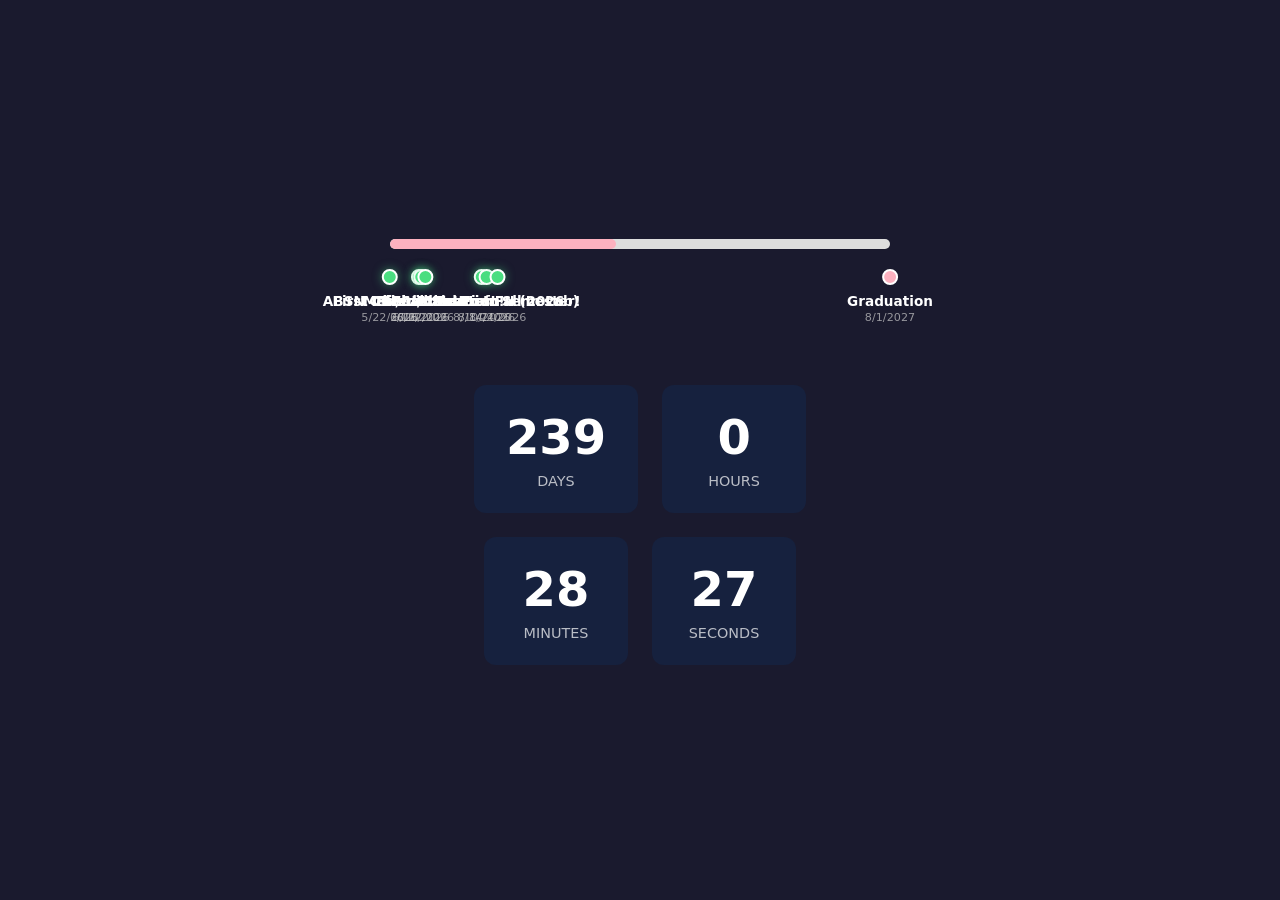
<file: index.html>
<!DOCTYPE html>
<html lang="en">
<head>
  <meta charset="UTF-8">
  <meta name="viewport" content="width=device-width, initial-scale=1.0">
  <meta name="theme-color" content="#1a1a2e">
  <link rel="manifest" href="manifest.json">
  <link rel="stylesheet" href="style.css"> 
  <title>Countdown Clock</title>
</head>
<body>
  
  <div class="wrapper">
    
    <div id="progress-container">
      <div id="progress-bar"></div>
    </div>
  
    <!-- Milestone Markers Section -->
    <div id="milestones-container"></div>

    <div class="countdown">
      <div class="unit"><div class="value" id="days">0</div><div class="label">Days</div></div>
      <div class="unit"><div class="value" id="hours">0</div><div class="label">Hours</div></div>
      <div class="unit"><div class="value" id="minutes">0</div><div class="label">Minutes</div></div>
      <div class="unit"><div class="value" id="seconds">0</div><div class="label">Seconds</div></div>
    </div>

  </div>

  <script src="milestones.js"></script>
  <script>
    const startDate = new Date("2026-05-22T00:00:00"); 
    const targetDate = new Date("2027-08-01T00:00:00");

    function initMilestones() {
      const container = document.getElementById("milestones-container");
      const milestonesHTML = milestones.map((milestone, index) => {
        const percentage = ((milestone.date - startDate) / (targetDate - startDate)) * 100;
        return `
          <div class="milestone" style="left: ${percentage}%" data-date="${milestone.date.toISOString()}">
            <div class="milestone-dot"></div>
            <div class="milestone-label">${milestone.label}</div>
            <div class="milestone-date">${milestone.date.toLocaleDateString()}</div>
          </div>
        `;
      }).join("");
      container.innerHTML = milestonesHTML;
    }

    function update() {
      const now = new Date();
      const diff = targetDate - now;

      if (diff <= 0) {
        document.querySelector(".countdown").innerHTML = "<h1>Congratulations!!</h1>";
        document.getElementById("progress-bar").style.width = "100%";
        return;
      }

      // Update Countdown Digits
      const days = Math.floor(diff / (1000 * 60 * 60 * 24));
      const hours = Math.floor((diff / (1000 * 60 * 60)) % 24);
      const minutes = Math.floor((diff / (1000 * 60)) % 60);
      const seconds = Math.floor((diff / 1000) % 60);

      document.getElementById("days").textContent = days;
      document.getElementById("hours").textContent = hours;
      document.getElementById("minutes").textContent = minutes;
      document.getElementById("seconds").textContent = seconds;

      // Update Progress Bar
      const totalDuration = targetDate - startDate;
      const timePassed = now - startDate;
      const progressPercentage = Math.min(Math.max((timePassed / totalDuration) * 100, 0), 100);
      
      document.getElementById("progress-bar").style.width = progressPercentage + "%";

      // Update milestone colors
      document.querySelectorAll(".milestone").forEach(milestone => {
        const milestoneDate = new Date(milestone.getAttribute("data-date"));
        if (now >= milestoneDate) {
          milestone.classList.add("completed");
        }
      });

      requestAnimationFrame(update);
    }

    initMilestones();
    update();

    if ("serviceWorker" in navigator) {
      navigator.serviceWorker.register("sw.js");
    }
  </script>
</body>
</html>
</file>
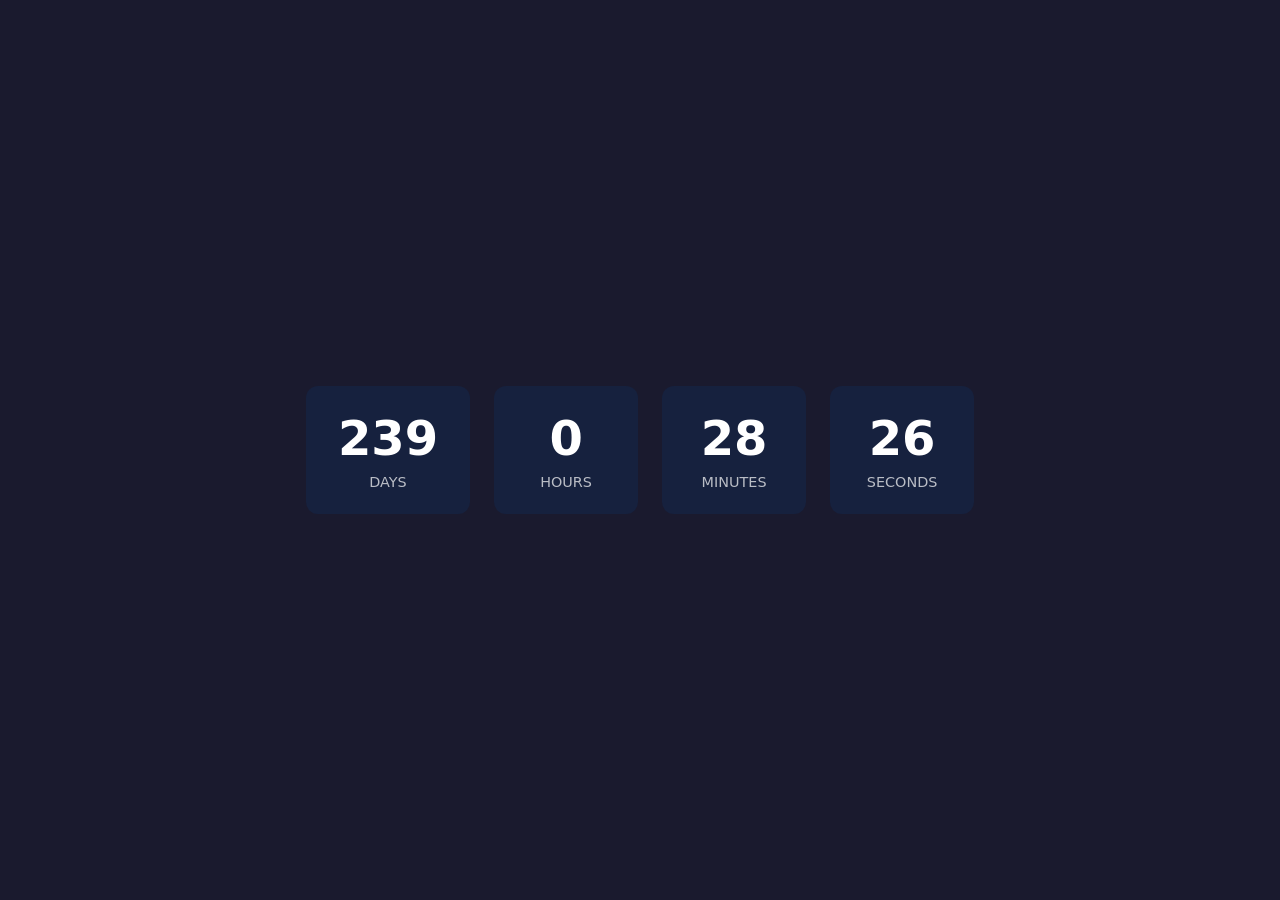
<file: countdown.html>
<!DOCTYPE html>
<html lang="en">
<head>
  <meta charset="UTF-8">
  <meta name="viewport" content="width=device-width, initial-scale=1.0">
  <meta name="theme-color" content="#1a1a2e">
  <link rel="manifest" href="manifest.json">
  <title>Countdown Clock</title>
  <style>
    body {
      font-family: system-ui, sans-serif;
      display: flex;
      justify-content: center;
      align-items: center;
      min-height: 100vh;
      margin: 0;
      background: #1a1a2e;
      color: #fff;
    }
    .countdown {
      display: flex;
      gap: 1.5rem;
      text-align: center;
      flex-wrap: wrap;
      justify-content: center;
      padding: 1rem;
    }
    .unit {
      background: #16213e;
      padding: 1.5rem 2rem;
      border-radius: 12px;
      min-width: 80px;
    }
    .unit .value {
      font-size: 3rem;
      font-weight: bold;
    }
    .unit .label {
      font-size: 0.9rem;
      text-transform: uppercase;
      opacity: 0.7;
      margin-top: 0.5rem;
    }
  </style>
</head>
<body>
  <div class="countdown">
    <div class="unit"><div class="value" id="days">0</div><div class="label">Days</div></div>
    <div class="unit"><div class="value" id="hours">0</div><div class="label">Hours</div></div>
    <div class="unit"><div class="value" id="minutes">0</div><div class="label">Minutes</div></div>
    <div class="unit"><div class="value" id="seconds">0</div><div class="label">Seconds</div></div>
  </div>

  <script>
    const targetDate = new Date("2027-08-01T00:00:00");

    function update() {
      const now = new Date();
      const diff = targetDate - now;

      if (diff <= 0) {
        document.querySelector(".countdown").innerHTML = "<h1>Congratulations!!</h1>";
        return;
      }

      const days = Math.floor(diff / (1000 * 60 * 60 * 24));
      const hours = Math.floor((diff / (1000 * 60 * 60)) % 24);
      const minutes = Math.floor((diff / (1000 * 60)) % 60);
      const seconds = Math.floor((diff / 1000) % 60);

      document.getElementById("days").textContent = days;
      document.getElementById("hours").textContent = hours;
      document.getElementById("minutes").textContent = minutes;
      document.getElementById("seconds").textContent = seconds;

      requestAnimationFrame(update);
    }

    update();

    // Register service worker
    if ("serviceWorker" in navigator) {
      navigator.serviceWorker.register("sw.js");
    }
  </script>
</body>
</html>
</file>
<file: style.css>
/* Wrapper to match progress bar and countdown clock */
.wrapper {
  width: 90%; /* Dynamically scales to 90% of the viewport */
  max-width: 500px; /* Limit to a maximum width */
}

/* Countdown page styles */
body {
  font-family: system-ui, sans-serif;
  display: flex;
  flex-direction: column; /* Stack items vertically */
  align-items: center; /* Center items horizontally */
  justify-content: center; /* Center items vertically */
  min-height: 100vh;
  margin: 0;
  background: #1a1a2e;
  color: #fff;
  gap: 20px; /* Space between items */
}

.countdown {
  display: flex;
  gap: 1.5rem;
  text-align: center;
  flex-wrap: wrap;
  justify-content: center;
  padding: 1rem;
}

.unit {
  background: #16213e;
  padding: 1.5rem 2rem;
  border-radius: 12px;
  min-width: 80px;
}

.unit .value {
  font-size: 3rem;
  font-weight: bold;
}

.unit .label {
  font-size: 0.9rem;
  text-transform: uppercase;
  opacity: 0.7;
  margin-top: 0.5rem;
}

/* Progress bar styles */
#progress-container {
  height: 10px;
  background-color: #ddd;
  border-radius: 5px;
  overflow: hidden;
  margin: 20px auto; /* Center the progress bar */
  position: relative;
}

#progress-bar {
  height: 100%;
  background-color: #fcb1bf; /* Pastel pink */
  border-radius: 5px;
  width: 0%; /* Start at 0 */
  transition: width 0.3s ease-in-out; /* Smooth animation */
}

/* Milestone styles */
#milestones-container {
  width: 100%;
  height: 80px;
  position: relative;
  margin: 20px 0;
}

.milestone {
  position: absolute;
  display: flex;
  flex-direction: column;
  align-items: center;
  transform: translateX(-50%);
  top: 0;
}

.milestone-dot {
  width: 12px;
  height: 12px;
  background-color: #fcb1bf;
  border-radius: 50%;
  margin-bottom: 8px;
  border: 2px solid #fff;
  transition: background-color 0.3s ease;
}

.milestone.completed .milestone-dot {
  background-color: #4ade80;
  box-shadow: 0 0 10px rgba(74, 222, 128, 0.5);
}

.milestone-label {
  font-size: 0.85rem;
  font-weight: bold;
  white-space: nowrap;
  color: #fff;
  margin-bottom: 2px;
}

.milestone-date {
  font-size: 0.7rem;
  opacity: 0.7;
  white-space: nowrap;
  color: #ccc;
}
</file>
